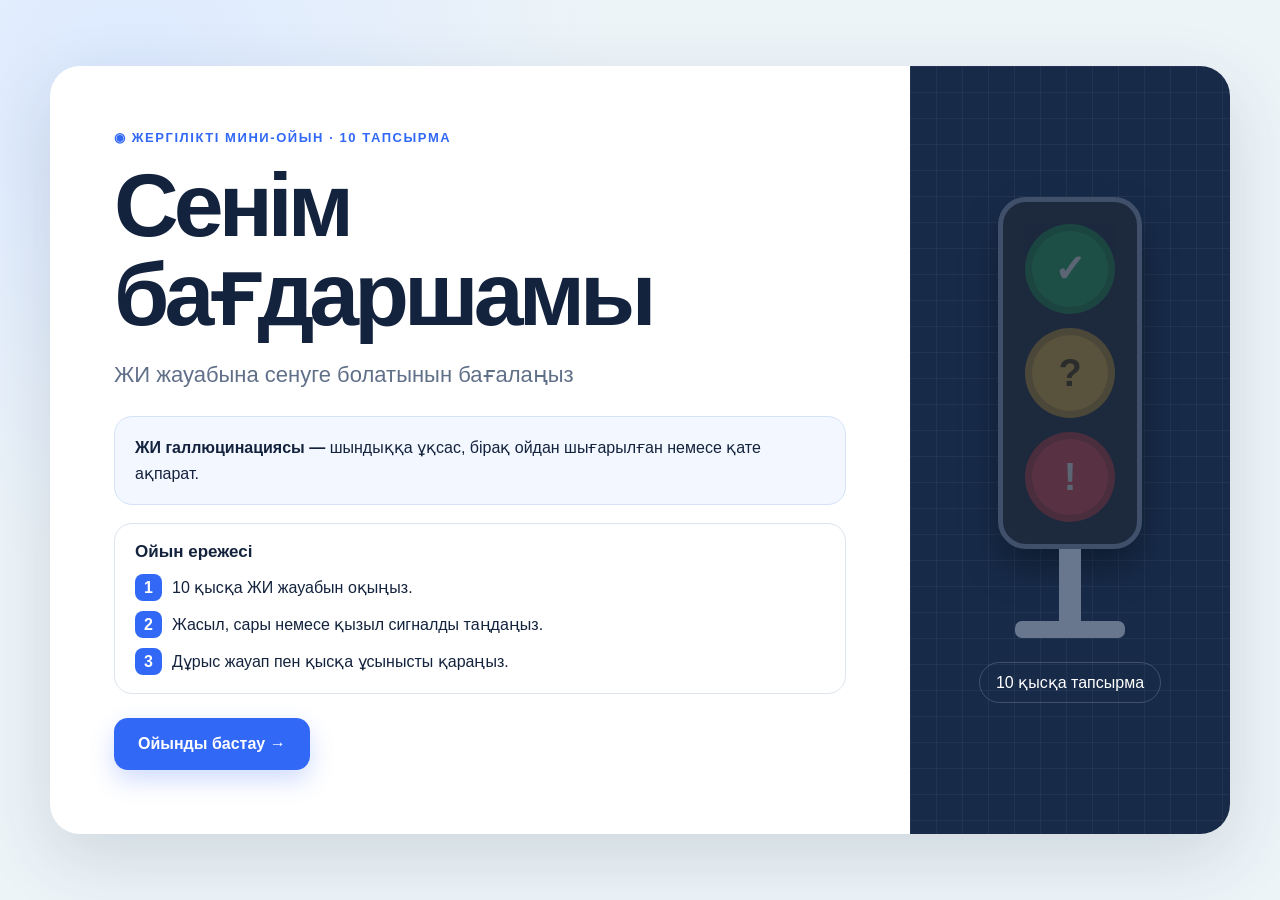
<file: 1-интрактивная игра для 101 вебинара/index.html>
<!doctype html>
<html lang="kk">
<head>
  <meta charset="utf-8">
  <meta name="viewport" content="width=device-width, initial-scale=1">
  <meta name="description" content="ЖИ галлюцинацияларын тануға арналған жергілікті мини-ойын">
  <title>Сенім бағдаршамы</title>
  <link rel="stylesheet" href="styles.css">
</head>
<body>
  <main id="app" class="app" aria-live="polite"></main>
  <script src="script.js"></script>
</body>
</html>
</file>
<file: 1-интрактивная игра для 101 вебинара/styles.css>
:root {
  --ink:#14233d; --muted:#617089; --blue:#3268f6; --navy:#172b49;
  --green:#22b35f; --yellow:#f4bd3d; --red:#ef4b50; --line:#dce4ed;
}
*{box-sizing:border-box}
body{margin:0;min-width:320px;min-height:100vh;color:var(--ink);font-family:Arial,sans-serif;background:radial-gradient(circle at 10% 10%,#dce9ff 0,transparent 30rem),#edf4f8}
button{font:inherit}
button:focus-visible{outline:4px solid #90b0ff;outline-offset:3px}
.app{width:min(1180px,calc(100% - 28px));min-height:100vh;margin:auto;padding:24px 0;display:grid;place-items:center}
.shell{width:100%;display:grid;grid-template-columns:minmax(0,1fr) 320px;border-radius:30px;overflow:hidden;background:#fff;box-shadow:0 24px 70px #22364e26}
.content{padding:clamp(28px,5vw,64px)}
.side{min-height:650px;display:flex;flex-direction:column;align-items:center;justify-content:center;color:#fff;background:linear-gradient(#ffffff0b 1px,transparent 1px),linear-gradient(90deg,#ffffff0b 1px,transparent 1px),var(--navy);background-size:26px 26px}
.eyebrow{margin:0 0 16px;color:var(--blue);font-size:13px;font-weight:900;letter-spacing:.12em;text-transform:uppercase}
h1{margin:0;font-size:clamp(45px,7vw,92px);line-height:1;letter-spacing:-.055em}h2{margin:10px 0 22px;font-size:clamp(28px,4vw,42px)}
.lead{margin:22px 0 28px;color:var(--muted);font-size:22px}
.info,.rules,.prompt,.answer,.feedback{border-radius:18px}
.info{padding:18px 20px;border:1px solid #d6e2f8;background:#f3f7ff;line-height:1.6}
.rules{margin:18px 0 24px;padding:18px 20px;border:1px solid var(--line)}
.rules h2{margin:0 0 12px;font-size:17px}.rules ol{display:grid;gap:10px;margin:0;padding:0;list-style:none}.rules li{display:flex;align-items:center;gap:10px}.rules span{display:grid;width:27px;height:27px;place-items:center;border-radius:8px;color:#fff;background:var(--blue);font-weight:900}
.btn{min-height:52px;padding:0 24px;border:0;border-radius:14px;color:#fff;background:var(--blue);font-weight:900;cursor:pointer;box-shadow:0 10px 24px #3268f63b}.btn:hover{background:#2457d4}.btn.secondary{color:var(--ink);background:#fff;border:1px solid var(--line);box-shadow:none}
.light{display:grid;gap:14px;padding:22px;border:5px solid #40506a;border-radius:28px;background:#1d293d;box-shadow:0 20px 38px #0005}.lamp{display:grid;width:90px;height:90px;place-items:center;border:7px solid #0003;border-radius:50%;font-size:38px;font-weight:900;opacity:.28}.lamp.green{background:var(--green)}.lamp.yellow{color:#4e3900;background:var(--yellow)}.lamp.red{background:var(--red)}.lamp.on{opacity:1;transform:scale(1.05)}
.post{width:22px;height:72px;background:#68778e}.base{width:110px;height:17px;border-radius:7px;background:#68778e}.badge{margin-top:24px;padding:10px 16px;border:1px solid #ffffff2c;border-radius:999px}
.game{width:100%}.top{display:flex;align-items:end;justify-content:space-between;gap:24px;margin-bottom:20px}.top h1{font-size:clamp(34px,5vw,58px)}.progress-wrap{width:280px;font-weight:800;text-align:right}.progress{height:10px;margin-top:9px;border-radius:99px;background:#d9e2ec;overflow:hidden}.bar{height:100%;background:var(--blue)}
.card{padding:clamp(22px,4vw,44px);border-radius:28px;background:#fff;box-shadow:0 24px 70px #22364e26}.tag{display:inline-block;padding:7px 12px;border-radius:99px;color:#1846b5;background:#e8efff;font-size:13px;font-weight:900}.prompt{margin-bottom:14px;padding:16px 18px;border-left:5px solid var(--blue);background:#f2f6ff}.label{color:var(--blue);font-size:12px;font-weight:900;text-transform:uppercase}.prompt p,.answer p{margin:9px 0 0;line-height:1.6}.answer{padding:21px;border:1px solid var(--line);box-shadow:0 8px 20px #1f34500e}
.choices{display:grid;grid-template-columns:repeat(3,1fr);gap:11px;margin-top:22px}.choice{display:flex;align-items:center;gap:10px;min-height:82px;padding:12px;border:2px solid var(--line);border-radius:17px;background:#fff;text-align:left;cursor:pointer}.choice:hover{transform:translateY(-2px)}.dot{display:grid;width:40px;height:40px;flex:0 0 auto;place-items:center;border-radius:50%;color:#fff;font-size:20px;font-weight:900}.choice small{display:block;margin-top:3px;color:var(--muted)}.choice.green .dot{background:var(--green)}.choice.yellow .dot{color:#4e3900;background:var(--yellow)}.choice.red .dot{background:var(--red)}.choice.selected.green{border-color:var(--green)}.choice.selected.yellow{border-color:var(--yellow)}.choice.selected.red{border-color:var(--red)}
.feedback{margin-top:18px;padding:18px;border:1px solid #edcf7e;background:#fff9e9;line-height:1.55}.feedback.good{border-color:#afe0c0;background:#effaf3}.correct{font-weight:900}.tip{margin-top:12px;padding-top:12px;border-top:1px solid #14233d1e}.next{margin-top:18px}
.result{width:min(820px,100%);padding:clamp(28px,5vw,55px);border-radius:30px;background:#fff;text-align:center;box-shadow:0 24px 70px #22364e26}.result h1{font-size:clamp(36px,6vw,64px)}.stars{display:flex;flex-wrap:wrap;justify-content:center;gap:7px;margin:22px 0 10px;color:#a8b1bf;font-size:31px}.stars .earned{color:var(--yellow)}.memo{margin:26px 0;padding:22px;border-radius:18px;background:#fff5ee;text-align:left}.memo h2{margin:0 0 12px;font-size:20px}.memo li{margin:9px 0}.actions{display:flex;justify-content:center;gap:10px}
@media(max-width:850px){.shell{grid-template-columns:1fr}.side{min-height:450px}.game-grid{grid-template-columns:1fr}.top{align-items:start;flex-direction:column}.progress-wrap{width:100%;text-align:left}}
@media(max-width:620px){.app{width:calc(100% - 18px);padding:9px 0}.content,.card{padding:22px 17px}.shell,.card,.result{border-radius:21px}.choices{grid-template-columns:1fr}.side{min-height:410px}.top h1{font-size:36px}.actions{flex-direction:column}.actions .btn{width:100%}}
@media(prefers-reduced-motion:reduce){*{transition:none!important}}
</file>
